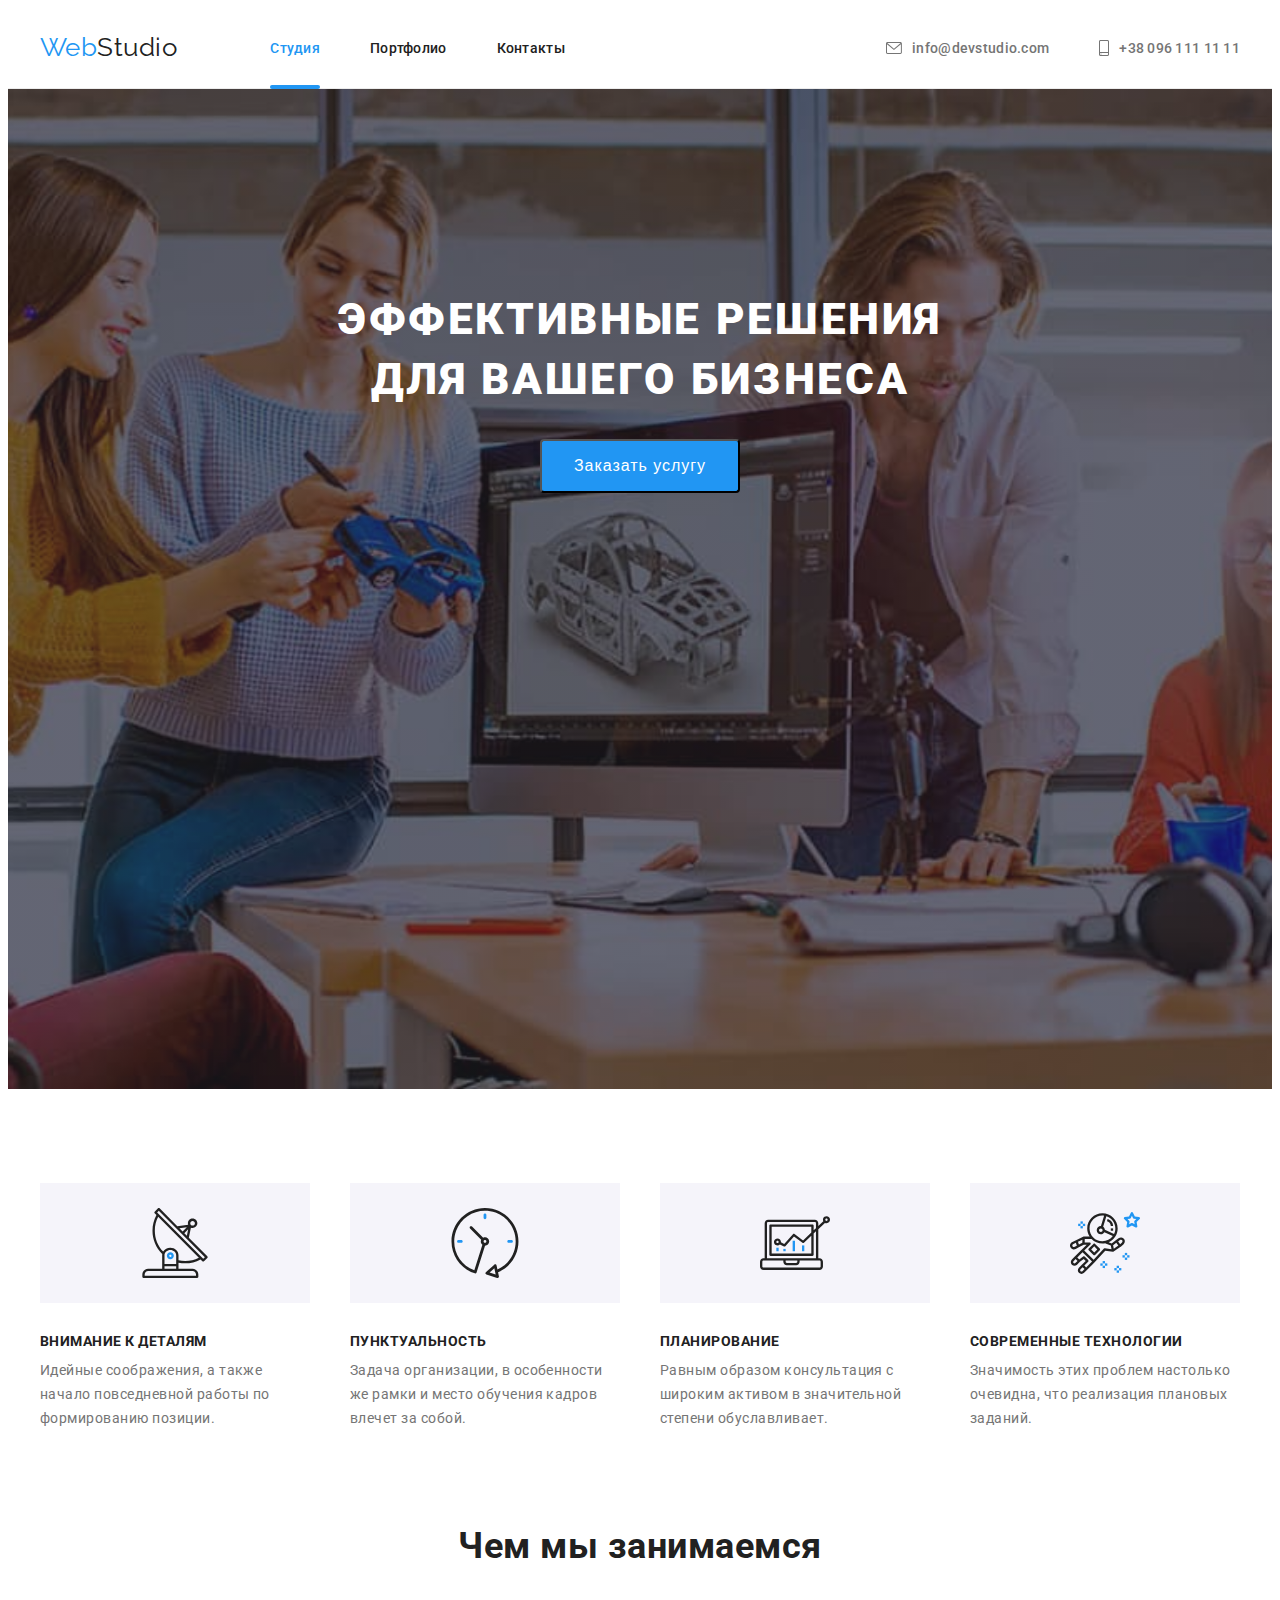
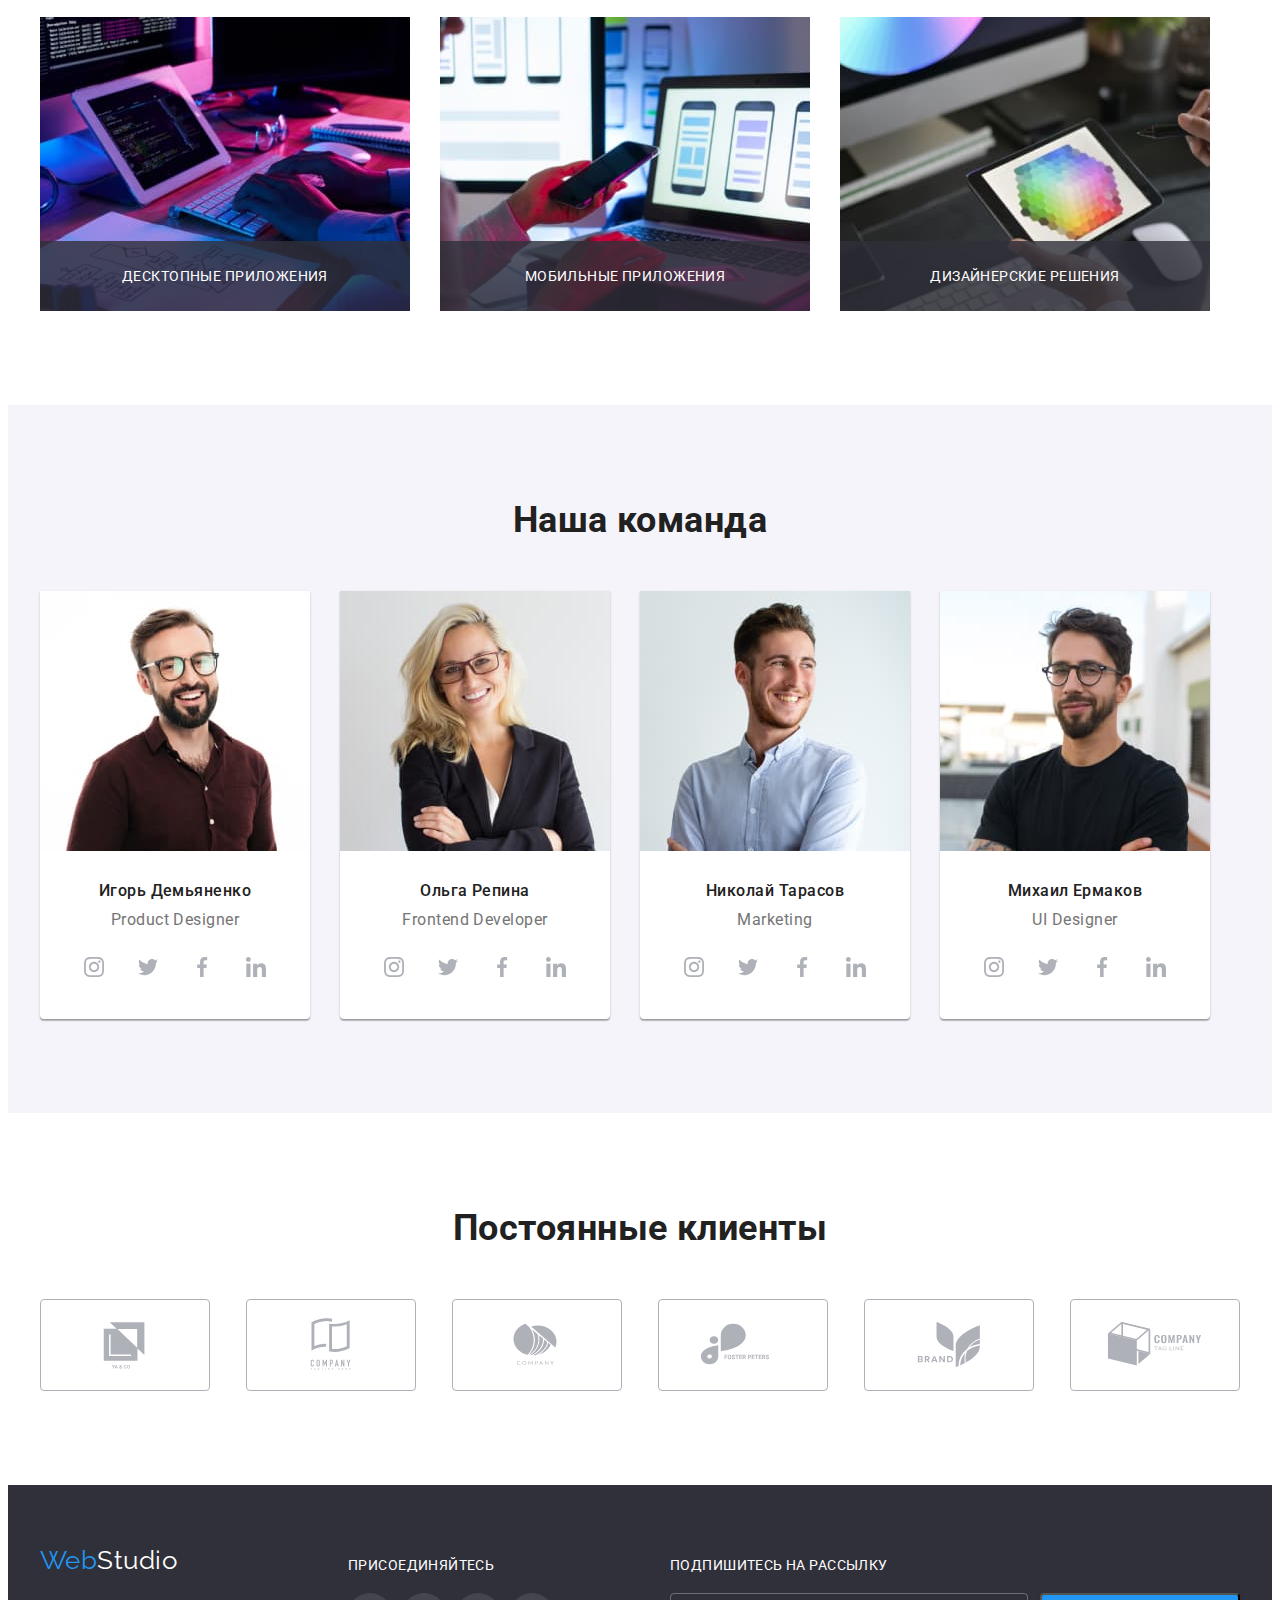
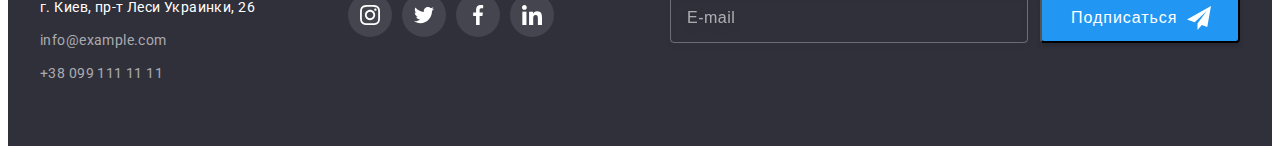
<file: index.html>
<!DOCTYPE html>
<html lang="ru">
<head>
    <meta charset="UTF-8">
    <meta http-equiv="X-UA-Compatible" content="IE=edge">
    <meta name="viewport" content="width=device-width, initial-scale=1.0">
    <title>Document</title>
    <link rel="stylesheet" href="https://cdnjs.cloudflare.com/ajax/libs/modern-normalize/1.1.0/modern-normalize.min.css"
        integrity="sha512-wpPYUAdjBVSE4KJnH1VR1HeZfpl1ub8YT/NKx4PuQ5NmX2tKuGu6U/JRp5y+Y8XG2tV+wKQpNHVUX03MfMFn9Q=="
        crossorigin="anonymous" referrerpolicy="no-referrer" />
    <link rel="stylesheet" href="./css/main.css">
    <link rel="preconnect" href="https://fonts.googleapis.com">
    <link rel="preconnect" href="https://fonts.gstatic.com" crossorigin>
</head>
<body class="page">
    <header class="header">
        <div class="container container--header">
            <nav class="site-nav">
                <a href="/" class="logo-link">
                    Web<span class="logo">Studio</span>
                </a>
                <ul class="site-nav__list list">
                    <li class="site-nav__item site-nav__item--current"><a href="" class="site-nav__link">Студия</a></li>
                    <li class="site-nav__item"><a href="./portfolio.html" class="site-nav__link">Портфолио</a></li>
                    <li class="site-nav__item"><a href="" class="site-nav__link">Контакты</a></li>
                </ul>
            </nav>
            <div class="header__connect-wrap">
                <ul class="site-nav__connect-list list">
                    <li class="site-nav__connect-item"><a href="mailto:info@devstudio.com" class="site-nav__link">
                            <svg class="site-nav__icon" width="16" height="12">
                                <use href="./images/icons.svg#icon-envelope"></use>
                            </svg>
                            info@devstudio.com</a></li>
                    <li class="site-nav__connect-item"><a href="tel:+380961111111" class="site-nav__link">
                            <svg class="site-nav__icon" width="10" height="16">
                                <use href="./images/icons.svg#icon-smartphone"></use>
                            </svg>
                            +38 096 111 11 11</a></li>
                </ul>
            </div>
        </div>
    </header>
    <main>
        <section class="section section--style">
            <div class="container">
            <h1 class="section-hero__title">ЭФФЕКТИВНЫЕ РЕШЕНИЯ <br/> ДЛЯ ВАШЕГО БИЗНЕСА</h1>
            <button type="button" class="section-hero__button" data-modal-open>Заказать услугу</button>
            </div>
        </section>
        <section class="section section--padding">
            <div class="container">
            <ul class="features list">
                <li class="features__item">
                    <div class="features__icon-container">
                    <svg class="features__icon" width="70" height="70">
                        <use href="./images/icons.svg#icon-antenna-1"></use>
                    </svg>
                    </div>
                    <h2 class="section__title section__title--features">Внимание к деталям</h2>
                    <p class="features__text">Идейные соображения, а также <br/> начало повседневной работы по <br/> формированию позиции.</p>
                </li>
                <li class="features__item">
                    <div class="features__icon-container">
                        <svg class="features__icon" width="70" height="70">
                            <use href="./images/icons.svg#icon-clock-1"></use>
                        </svg>
                    </div>
                    <h2 class="section__title section__title--features">Пунктуальность</h2>
                    <p class="features__text">Задача организации, в особенности <br/> же рамки и место обучения кадров <br/> влечет за собой.</p>
                </li>
                <li class="features__item">
                    <div class="features__icon-container">
                        <svg class="features__icon" width="70" height="70">
                            <use href="./images/icons.svg#icon-diagram-1"></use>
                        </svg>
                    </div>
                    <h2 class="section__title section__title--features">Планирование</h2>
                    <p class="features__text">Равным образом консультация с <br/> широким активом в значительной <br/> степени обуславливает.</p>
                </li>
                <li class="features__item">
                    <div class="features__icon-container">
                        <svg class="features__icon" width="70" height="70">
                            <use href="./images/icons.svg#icon-astronaut-1"></use>
                        </svg>
                    </div>
                    <h2 class="section__title section__title--features">Современные технологии</h2>
                    <p class="features__text">Значимость этих проблем настолько <br/> очевидна, что реализация плановых <br/> заданий.</p>
                </li>
            </ul>
            </div>
        </section>
        <section class="section">
            <div class="container">
            <h2 class="section__title">Чем мы занимаемся</h2>
            <ul class="about list">
                <li class="about__item"><img src="./images/img-1.jpg" alt="человек печатает на клавиатуре" width="370">
                <p class="about__top-text">Десктопные приложения</p>
                </li>
                <li class="about__item"><img src="./images/img-2.jpg" alt="человек за ноутбуком держит в руке смартфон" width="370">
                <p class="about__top-text">Мобильные приложения</p>
                </li>
                <li class="about__item"><img src="./images/img-3.jpg" alt="человек работает на планшете" width="370">
                <p class="about__top-text">Дизайнерские решения</p>
                </li>
            </ul>
            </div>
        </section>
        <section class="section section--background">
            <div class="container">
            <h2 class="section__title">Наша команда</h2>
            <ul class="team list">
                <li class="team__item">
                    <img class="team__img" src="./images/img-team-1.jpg" alt="мужчина с бородой и в очках улыбается" width="270">
                    <div class="team__wrap">
                    <h3 class="team__title">Игорь Демьяненко</h3>
                    <p class="team__text" lang="en">Product Designer</p>
                    <ul class="socials list">
                        <li class="socials__item">
                            <a href="" class="socials__link">
                                <svg class="socials__icon" width="20" height="20">
                                    <use href="./images/icons.svg#icon-instagram-2"></use>
                                </svg>
                            </a>
                        </li>
                        <li class="socials__item">
                            <a href="" class="socials__link">
                                <svg class="socials__icon" width="20" height="20">
                                    <use href="./images/icons.svg#icon-twitter-1"></use>
                                </svg>
                            </a>
                        </li>
                        <li class="socials__item">
                            <a href="" class="socials__link">
                                <svg class="socials__icon" width="20" height="20">
                                    <use href="./images/icons.svg#icon-facebook-1"></use>
                                </svg>
                            </a>
                        </li>
                        <li class="socials__item">
                            <a href="" class="socials__link">
                                <svg class="socials__icon" width="20" height="20">
                                    <use href="./images/icons.svg#icon-linkedin-1"></use>
                                </svg>
                            </a>
                        </li>
                    </ul>
                    </div>
                </li>
                <li class="team__item">
                    <img class="team__img" src="./images/img-team-2.jpg" alt="девушка блондинка в очках улыбается" width="270">
                    <div class="team__wrap">
                    <h3 class="team__title">Ольга Репина</h3>
                    <p class="team__text" lang="en">Frontend Developer</p>
                    <ul class="socials list">
                        <li class="socials__item">
                            <a href="" class="socials__link">
                                <svg class="socials__icon" width="20" height="20">
                                    <use href="./images/icons.svg#icon-instagram-2"></use>
                                </svg>
                            </a>
                        </li>
                        <li class="socials__item">
                            <a href="" class="socials__link">
                                <svg class="socials__icon" width="20" height="20">
                                    <use href="./images/icons.svg#icon-twitter-1"></use>
                                </svg>
                            </a>
                        </li>
                        <li class="socials__item">
                            <a href="" class="socials__link">
                                <svg class="socials__icon" width="20" height="20">
                                    <use href="./images/icons.svg#icon-facebook-1"></use>
                                </svg>
                            </a>
                        </li>
                        <li class="socials__item">
                            <a href="" class="socials__link">
                                <svg class="socials__icon" width="20" height="20">
                                    <use href="./images/icons.svg#icon-linkedin-1"></use>
                                </svg>
                            </a>
                        </li>
                    </ul>
                    </div>
                </li>
                <li class="team__item">
                    <img class="team__img" src="./images/img-team-3.jpg" alt="мужчина улыбается" width="270">
                    <div class="team__wrap">
                    <h3 class="team__title">Николай Тарасов</h3>
                    <p class="team__text" lang="en">Marketing</p>
                    <ul class="socials list">
                        <li class="socials__item">
                            <a href="" class="socials__link">
                                <svg class="socials__icon" width="20" height="20">
                                    <use href="./images/icons.svg#icon-instagram-2"></use>
                                </svg>
                            </a>
                        </li>
                        <li class="socials__item">
                            <a href="" class="socials__link">
                                <svg class="socials__icon" width="20" height="20">
                                    <use href="./images/icons.svg#icon-twitter-1"></use>
                                </svg>
                            </a>
                        </li>
                        <li class="socials__item">
                            <a href="" class="socials__link">
                                <svg class="socials__icon" width="20" height="20">
                                    <use href="./images/icons.svg#icon-facebook-1"></use>
                                </svg>
                            </a>
                        </li>
                        <li class="socials__item">
                            <a href="" class="socials__link">
                                <svg class="socials__icon" width="20" height="20">
                                    <use href="./images/icons.svg#icon-linkedin-1"></use>
                                </svg>
                            </a>
                        </li>
                    </ul>
                </div>
                </li>
                <li class="team__item">
                    <img class="team__img" src="./images/img-team-4.jpg" alt="мужчина с бородой и в очках улыбается" width="270">
                    <div class="team__wrap">
                    <h3 class="team__title">Михаил Ермаков</h3>
                    <p class="team__text" lang="en">UI Designer</p>
                    <ul class="socials list">
                        <li class="socials__item">
                            <a href="" class="socials__link">
                                <svg class="socials__icon" width="20" height="20">
                                    <use href="./images/icons.svg#icon-instagram-2"></use>
                                </svg>
                            </a>
                        </li>
                        <li class="socials__item">
                            <a href="" class="socials__link">
                                <svg class="socials__icon" width="20" height="20">
                                    <use href="./images/icons.svg#icon-twitter-1"></use>
                                </svg>
                            </a>
                        </li>
                        <li class="socials__item">
                            <a href="" class="socials__link">
                                <svg class="socials__icon" width="20" height="20">
                                    <use href="./images/icons.svg#icon-facebook-1"></use>
                                </svg>
                            </a>
                        </li>
                        <li class="socials__item">
                            <a href="" class="socials__link">
                                <svg class="socials__icon" width="20" height="20">
                                    <use href="./images/icons.svg#icon-linkedin-1"></use>
                                </svg>
                            </a>
                        </li>
                    </ul>
                    </div>
                </li>
            </ul>
            </div>
        </section>
        <section class="section">
            <div class="container">
            <h2 class="section__title">Постоянные клиенты</h2>
            <ul class="clients list">
                <li class="clients__item">
                    <a href="" class="clients__link">
                    <svg class="clients__icon" width="106" height="60">
                        <use href="images/icons.svg#icon-Logo"></use>
                    </svg>
                    </a>
                </li>
                <li class="clients__item">
                    <a href="" class="clients__link">
                    <svg class="clients__icon" width="106" height="60">
                        <use href="images/icons.svg#icon-Logo2"></use>
                    </svg>
                    </a>
                </li>
                <li class="clients__item">
                    <a href="" class="clients__link">
                    <svg class="clients__icon" width="106" height="60">
                        <use href="images/icons.svg#icon-Logo3"></use>
                    </svg>
                    </a>
                </li>
                <li class="clients__item">
                    <a href="" class="clients__link">
                    <svg class="clients__icon" width="106" height="60">
                        <use href="images/icons.svg#icon-Logo4"></use>
                    </svg>
                    </a>
                </li>
                <li class="clients__item">
                    <a href="" class="clients__link">
                    <svg class="clients__icon" width="106" height="60">
                        <use href="images/icons.svg#icon-Logo5"></use>
                    </svg>
                    </a>
                </li>
                <li class="clients__item">
                    <a href="" class="clients__link">
                    <svg class="clients__icon" width="106" height="60">
                        <use href="images/icons.svg#icon-Logo6"></use>
                    </svg>
                    </a>
                </li>
            </ul>
            </div>
        </section>
    </main>
    <footer class="footer">
        <div class="container container--position">
            <div class="footer__nav-wrap">
            <a href="/" class="logo-link logo-link--margin">
             Web<span class="logo footer__logo">Studio</span>
            </a>
            <address class="footer__nav">
            <ul class="connect list">
                <li class="connect__item">
                    <a class="connect__link connect__link--address" href="https://goo.gl/maps/2gkyWeUbLo5GTh3J6">г. Киев, пр-т Леси Украинки, 26</a>
                </li>
                <li class="connect__item">
                    <a href="maito:info@example.com" class="connect__link">info@example.com</a>
                </li>
                <li class="connect__item">
                    <a href="tel:+380991111111" class="connect__link">+38 099 111 11 11</a>
                </li>
            </ul>
            </address>
            </div>
            <div class="footer__join-wrap">
            <div class="footer__join-section">
                <p class="footer__join-title">присоединяйтесь</p>
                <ul class="socials list">
                    <li class="socials__item">
                        <a href="" class="socials__link socials__link--color">
                        <svg class="socials__icon socials__icon--fill" width="20" height="20">
                            <use href="./images/icons.svg#icon-instagram-2"></use>
                        </svg>
                        </a>
                    </li>
                    <li class="socials__item">
                        <a href="" class="socials__link socials__link--color">
                        <svg class="socials__icon socials__icon--fill" width="20" height="20">
                            <use href="./images/icons.svg#icon-twitter-1"></use>
                        </svg>
                        </a>
                    </li>
                    <li class="socials__item">
                        <a href="" class="socials__link socials__link--color">
                        <svg class="socials__icon socials__icon--fill" width="20" height="20">
                            <use href="./images/icons.svg#icon-facebook-1"></use>
                        </svg>
                        </a>
                    </li>
                    <li class="socials__item">
                        <a href="" class="socials__link socials__link--color">
                        <svg class="socials__icon socials__icon--fill" width="20" height="20">
                            <use href="./images/icons.svg#icon-linkedin-1"></use>
                        </svg>
                        </a>
                    </li>
                </ul>
            </div>
            </div> 
            <div class="footer__subscribe-wrap">
                <form class="footer__subscribe-form">
                <div class="footer__subscribe-container">
                    <div class="subscribe">
                    <label for="footer-user-mail" class="subscribe__label" >Подпишитесь на рассылку</label>
                    <input type="email" name="footer-user-mail" id="footer-user-mail" class="subscribe__input" placeholder="E-mail">
                    </div>
                    <div class="subscrube__button-wrap">
                    <button type="submit" class="subscribe__button">Подписаться
                        <span>
                            <svg class="button-icon" width="24" height="24">
                                <use href="./images/icons.svg#icon-icon-send"></use>
                            </svg>
                        </span>
                    </button>
                    </div>
                </div>
                </form>
            </div>
        </div>
    </footer>
    <div class="backdrop is-hidden" data-modal>
        <div class="modal">
            <button type="button" class="modal-close-btn" data-modal-close>
                <svg width="18" height="18">
                    <use href="./images/icons.svg#icon-close-black-18dp-2-1"></use>
                </svg>
            </button>
            <p class="modal-title">Оставьте свои данные, мы вам перезвоним</p>
            <form class="modal-form">
                <div class="form-field">
                    <label for="user-name">Имя</label>
                    <div class="modal-input-wrap">
                        <input type="text" name="user-name" id="user-name" class="modal-input">
                        <svg class="modal-icon" width="18" height="18">
                            <use href="./images/icons.svg#icon-person-black-18dp-1-1"></use>
                        </svg>
                    </div>
                </div>
                <div class="form-field">
                    <label for="user-tel">Телефон</label>
                    <div class="modal-input-wrap">
                        <input type="tel" name="user-tel" id="user-tel" class="modal-input">
                        <svg class="modal-icon" width="18" height="18">
                            <use href="./images/icons.svg#icon-phone-black-18dp-1"></use>
                        </svg>
                    </div>
                </div>
                <div class="form-field">
                    <label for="user-mail">Почта</label>
                    <div class="modal-input-wrap">
                        <input type="email" name="user-mail" id="user-mail" class="modal-input">
                        <svg class="modal-icon" width="18" height="18">
                            <use href="./images/icons.svg#icon-email-black-18dp-1"></use>
                        </svg>
                    </div>
                </div>
                <div class="form-field">
                <label for="comment">Комментарий</label>
                <textarea name="comment" id="comment" placeholder="Введите текст" class="modal-text"></textarea>
                </div>
                <div class="form-field-check">
                <input 
                    type="checkbox"
                    name="modal-check"
                    id="modal-check"
                    class="modal-check visually-hidden">
                <label for="modal-check" class="modal-check-text">
                    <span>
                    <svg class="modal-check-icon" width="16" height="15">
                        <use href="./images/icons.svg#icon-Vector"></use>
                    </svg>
                    </span>
                Соглашаюсь с рассылкой и принимаю <a href="" class="modal-check-link"> Условия договора</a>
                </label>
                </div>
                <div class="modal-button-wrap">
                <button type="submit" class="modal-button">Отправить</button>
                </div>
            </form>
        </div>
    </div>
    <script>
        (() => {
                const refs = {
                    openModalBtn: document.querySelector("[data-modal-open]"),
                    closeModalBtn: document.querySelector("[data-modal-close]"),
                    modal: document.querySelector("[data-modal]"),
                };

                refs.openModalBtn.addEventListener("click", toggleModal);
                refs.closeModalBtn.addEventListener("click", toggleModal);

                function toggleModal() {
                    refs.modal.classList.toggle("is-hidden");
                }
            })();
    </script>
</body>
</html>
</file>
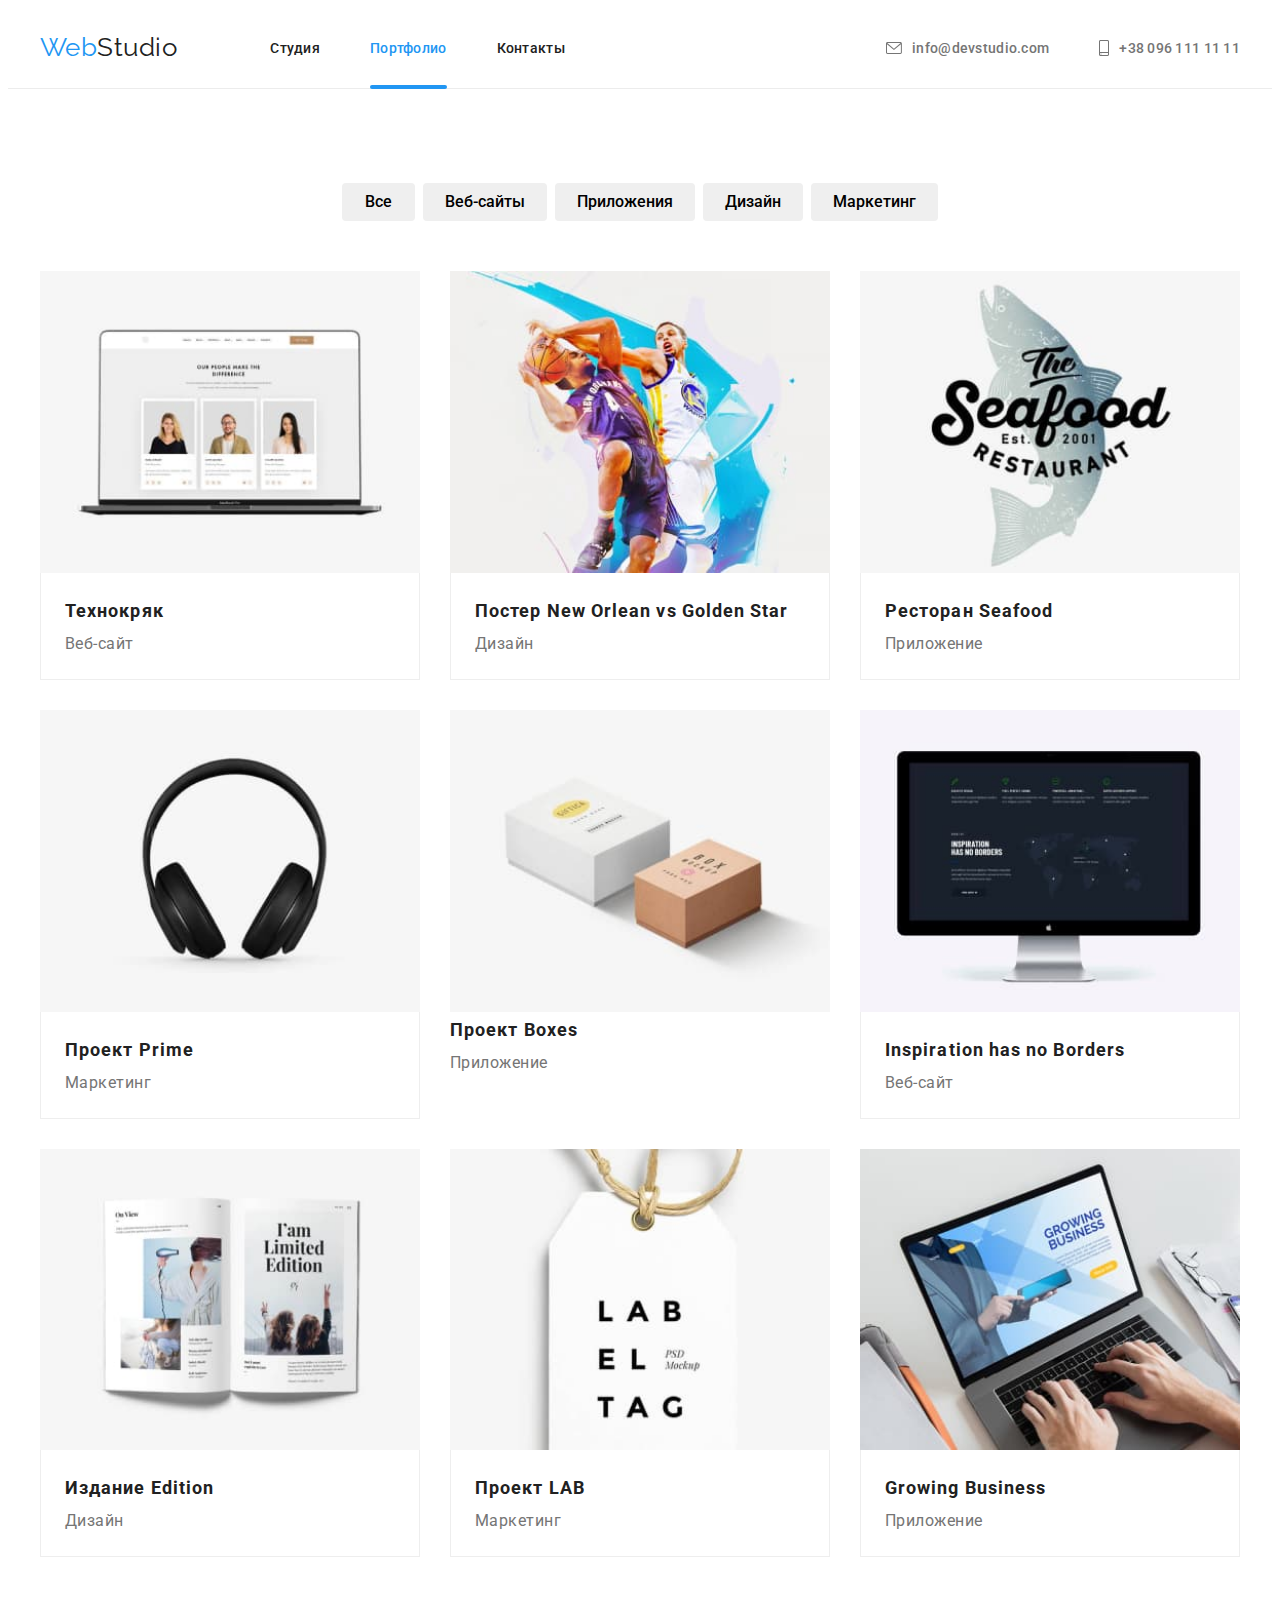
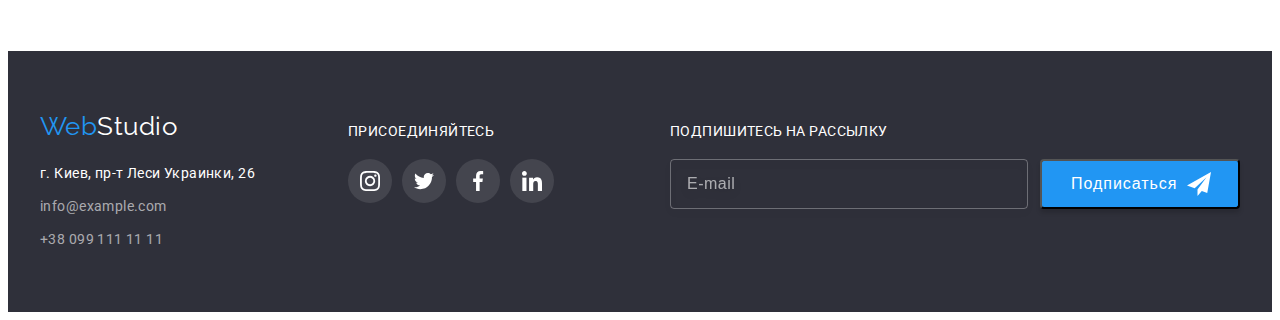
<file: portfolio.html>
<!DOCTYPE html>
<html lang="en">
<head>
    <meta charset="UTF-8">
    <meta http-equiv="X-UA-Compatible" content="IE=edge">
    <meta name="viewport" content="width=device-width, initial-scale=1.0">
    <title>Document</title>
    <link rel="stylesheet" href="https://cdnjs.cloudflare.com/ajax/libs/modern-normalize/1.1.0/modern-normalize.min.css"
        integrity="sha512-wpPYUAdjBVSE4KJnH1VR1HeZfpl1ub8YT/NKx4PuQ5NmX2tKuGu6U/JRp5y+Y8XG2tV+wKQpNHVUX03MfMFn9Q=="
        crossorigin="anonymous" referrerpolicy="no-referrer" />
    <link rel="stylesheet" href="./css/main.css">
    <link rel="preconnect" href="https://fonts.googleapis.com">
    <link rel="preconnect" href="https://fonts.gstatic.com" crossorigin>
</head>
<body class="page">
    <header class="header">
        <div class="container container--header">
        <nav class="site-nav">
            <a href="/" class="logo-link">
            Web<span class="logo">Studio</span>
            </a>
            <ul class="site-nav__list list">
                <li class="site-nav__item"><a href="./index.html" class="site-nav__link">Студия</a></li>
                <li class="site-nav__item site-nav__item--current"><a href="" class="site-nav__link">Портфолио</a></li>
                <li class="site-nav__item"><a href="" class="site-nav__link">Контакты</a></li>
            </ul>
        </nav>
        <div class="header__connect-wrap">
        <ul class="site-nav__connect-list list">
            <li class="site-nav__connect-item"><a href="mailto:info@devstudio.com" class="site-nav__link">
                <svg class="site-nav__icon" width="16" height="12">
                    <use href="./images/icons.svg#icon-envelope"></use>
                </svg>
                info@devstudio.com</a></li>
            <li class="site-nav__connect-item"><a href="tel:+380961111111" class="site-nav__link">
                <svg class="site-nav__icon" width="10" height="16">
                    <use href="./images/icons.svg#icon-smartphone"></use>
                </svg>
                +38 096 111 11 11</a></li>
        </ul>
        </div>
        </div>
    </header>
    <main>
        <section class="section">
            <h1 style="display: none;">Проекты</h1>
            <div class="container">
            <ul class="portfolio-filter list">
                <li class="portfolio-filter__item">
                    <button class="portfolio-filter__button primary-botton" type="button">Все</button>
                </li>
                <li class="portfolio-filter__item">
                    <button class="portfolio-filter__button" type="button">Веб&#8209;сайты</button>
                </li>
                <li class="portfolio-filter__item">    
                    <button class="portfolio-filter__button" type="button">Приложения</button>
                </li>
                <li class="portfolio-filter__item">    
                    <button class="portfolio-filter__button" type="button">Дизайн</button>
                </li>
                <li class="portfolio-filter__item">   
                    <button class="portfolio-filter__button" type="button">Маркетинг</button>
                </li>
            </ul>
            <ul class="portfolio list">
                <li class="portfolio__item">
                    <a href="" class="portfolio__link">
                    <div class="portfolio__wrap">
                    <img src="./images/img-work-1.jpg" alt="наша команда" width="370">
                    <p class="portfolio__top-text">
                        Технокряк это современная площадка распространения коронавируса. Компании используют эту платформу для цифрового
                        шпионажа и атак на защищённые сервера конкурентов.
                    </p>
                    </div>
                    <div class="portfolio__box">
                        <h2 class="portfolio__box-title">Технокряк</h2>
                        <p class="portfolio__box-text">Веб-сайт</p>
                    </div>
                    </a>
                </li>
                <li class="portfolio__item">
                    <a href="" class="portfolio__link">
                    <div class="portfolio__wrap">
                    <img src="./images/img-work-2.jpg" alt="спортсмены играют в баскетбол" width="370">
                    <p class="portfolio__top-text">
                        Технокряк это современная площадка распространения коронавируса. Компании используют эту платформу для цифрового
                        шпионажа и атак на защищённые сервера конкурентов.
                    </p>
                    </div>
                    <div class="portfolio__box">
                        <h2 class="portfolio__box-title">Постер <span lang="en">New Orlean vs Golden Star</span></h2>
                        <p class="portfolio__box-text">Дизайн</p>
                    </div>
                    </a>
                </li>
                <li class="portfolio__item">
                    <a href="" class="portfolio__link">
                    <div class="portfolio__wrap">
                    <img src="./images/img-work-3.jpg" alt="эмблема ресторана - рыба" width="370">
                    <p class="portfolio__top-text">
                        Технокряк это современная площадка распространения коронавируса. Компании используют эту платформу для цифрового
                        шпионажа и атак на защищённые сервера конкурентов.
                    </p>
                    </div>
                    <div class="portfolio__box">
                        <h2 class="portfolio__box-title">Ресторан <span lang="en">Seafood</span></h2>
                        <p class="portfolio__box-text">Приложение</p>
                    </div>
                    </a>
                </li>
                <li class="portfolio__item">
                    <a href="" class="portfolio__link">
                    <div class="portfolio__wrap">
                    <img src="./images/img-work-4.jpg" alt="наушники" width="370">
                    <p class="portfolio__top-text">
                        Технокряк это современная площадка распространения коронавируса. Компании используют эту платформу для цифрового
                        шпионажа и атак на защищённые сервера конкурентов.
                    </p>
                    </div>
                    <div class="portfolio__box">
                        <h2 class="portfolio__box-title">Проект <span lang="en">Prime</span></h2>
                        <p class="portfolio__box-text">Маркетинг</p>
                    </div>
                    </a>
                </li>
                <li class="portfolio__item">
                    <a href="" class="portfolio__link">
                    <div class="portfolio__wrap">
                    <img src="./images/img-work-5.jpg" alt="коробки" width="370">
                    <p class="portfolio__top-text">
                        Технокряк это современная площадка распространения коронавируса. Компании используют эту платформу для цифрового
                        шпионажа и атак на защищённые сервера конкурентов.
                    </p>
                    </div>
                    <div class="potrfolio__box">
                        <h2 class="portfolio__box-title">Проект <span lang="en">Boxes</span></h2>
                        <p class="portfolio__box-text">Приложение</p>
                    </div>
                    </a>
                </li>
                <li class="portfolio__item">
                    <a href="" class="portfolio__link">
                    <div class="portfolio__wrap">
                    <img src="./images/img-work-6.jpg" alt="компьютер" width="370">
                    <p class="portfolio__top-text">
                        Технокряк это современная площадка распространения коронавируса. Компании используют эту платформу для цифрового
                        шпионажа и атак на защищённые сервера конкурентов.
                    </p>
                    </div>
                    <div class="portfolio__box">
                        <h2 class="portfolio__box-title" lang="en">Inspiration has no Borders</h2>
                        <p class="portfolio__box-text">Веб-сайт</p>
                    </div>
                    </a>
                </li>
                <li class="portfolio__item">
                    <a href="" class="portfolio__link">
                    <div class="portfolio__wrap">
                    <img src="./images/img-work-7.jpg" alt="журнал" width="370">
                    <p class="portfolio__top-text">
                        Технокряк это современная площадка распространения коронавируса. Компании используют эту платформу для цифрового
                        шпионажа и атак на защищённые сервера конкурентов.
                    </p>
                    </div>
                    <div class="portfolio__box">
                        <h2 class="portfolio__box-title">Издание <span lang="en">Edition</span></h2>
                        <p class="portfolio__box-text">Дизайн</p>
                    </div>
                    </a>
                </li>
                <li class="portfolio__item">
                    <a href="" class="portfolio__link">
                    <div class="portfolio__wrap">
                    <img src="./images/img-work-8.jpg" alt="бирка" width="370">
                    <p class="portfolio__top-text">
                        Технокряк это современная площадка распространения коронавируса. Компании используют эту платформу для цифрового
                        шпионажа и атак на защищённые сервера конкурентов.
                    </p>
                    </div>
                    <div class="portfolio__box">
                        <h2 class="portfolio__box-title">Проект <span lang="en">LAB</span></h2>
                        <p class="portfolio__box-text">Маркетинг</p>
                    </div>
                    </a>
                </li>
                <li class="portfolio__item">
                    <a href="" class="portfolio__link">
                    <div class="portfolio__wrap">
                    <img src="./images/img-work-9.jpg" alt="ноутбук" width="370">
                    <p class="portfolio__top-text">
                        Технокряк это современная площадка распространения коронавируса. Компании используют эту платформу для цифрового
                        шпионажа и атак на защищённые сервера конкурентов.
                    </p>
                    </div>
                    <div class="portfolio__box">
                        <h2 class="portfolio__box-title" lang="en">Growing Business</h2>
                        <p class="portfolio__box-text">Приложение</p>
                    </div>
                    </a>
                </li>
            </ul>
            </div>
        </section>
    </main>
    <footer class="footer">
        <div class="container container--position">
            <div class="footer__nav-wrap">
                <a href="/" class="logo-link logo-link--margin">
                    Web<span class="logo footer__logo">Studio</span>
                </a>
                <address class="footer__nav">
                    <ul class="connect list">
                        <li class="connect__item">
                            <a class="connect__link connect__link--address" href="https://goo.gl/maps/2gkyWeUbLo5GTh3J6">г.
                                Киев, пр-т Леси Украинки, 26</a>
                        </li>
                        <li class="connect__item">
                            <a href="maito:info@example.com" class="connect__link">info@example.com</a>
                        </li>
                        <li class="connect__item">
                            <a href="tel:+380991111111" class="connect__link">+38 099 111 11 11</a>
                        </li>
                    </ul>
                </address>
            </div>
            <div class="footer__join-wrap">
                <div class="footer__join-section">
                    <p class="footer__join-title">присоединяйтесь</p>
                    <ul class="socials list">
                        <li class="socials__item">
                            <a href="" class="socials__link socials__link--color">
                                <svg class="socials__icon socials__icon--fill" width="20" height="20">
                                    <use href="./images/icons.svg#icon-instagram-2"></use>
                                </svg>
                            </a>
                        </li>
                        <li class="socials__item">
                            <a href="" class="socials__link socials__link--color">
                                <svg class="socials__icon socials__icon--fill" width="20" height="20">
                                    <use href="./images/icons.svg#icon-twitter-1"></use>
                                </svg>
                            </a>
                        </li>
                        <li class="socials__item">
                            <a href="" class="socials__link socials__link--color">
                                <svg class="socials__icon socials__icon--fill" width="20" height="20">
                                    <use href="./images/icons.svg#icon-facebook-1"></use>
                                </svg>
                            </a>
                        </li>
                        <li class="socials__item">
                            <a href="" class="socials__link socials__link--color">
                                <svg class="socials__icon socials__icon--fill" width="20" height="20">
                                    <use href="./images/icons.svg#icon-linkedin-1"></use>
                                </svg>
                            </a>
                        </li>
                    </ul>
                </div>
            </div>
            <div class="footer__subscribe-wrap">
                <form class="footer__subscribe-form">
                    <div class="footer__subscribe-container">
                        <div class="subscribe">
                            <label for="footer-user-mail" class="subscribe__label">Подпишитесь на рассылку</label>
                            <input type="email" name="footer-user-mail" id="footer-user-mail" class="subscribe__input"
                                placeholder="E-mail">
                        </div>
                        <div class="subscrube__button-wrap">
                            <button type="submit" class="subscribe__button">Подписаться
                                <span>
                                    <svg class="button-icon" width="24" height="24">
                                        <use href="./images/icons.svg#icon-icon-send"></use>
                                    </svg>
                                </span>
                            </button>
                        </div>
                    </div>
                </form>
            </div>
        </div>
    </footer>
</body>
</html>
</file>
<file: css/main.css>
@import url(https://fonts.googleapis.com/css2?family=Raleway:wght@700&family=Roboto:wght@400;500;700;900&display=swap);
:root {
  --first-text-color: #212121;
  --first-background-color: #ffffff;
  --second-background-color: #2f303a;
  --secondary-text-color: #757575;
  --accent-color: #2196f3;
}

.visually-hidden {
  position: absolute;
  width: 1px;
  height: 1px;
  margin: -1px;
  border: 0;
  padding: 0;
  clip: rect(0 0 0 0);
  overflow: hidden;
}

p,
h1,
h2,
h3,
h4,
h5,
h6 {
  margin: 0;
}

ul {
  margin: 0;
  padding: 0;
}

img {
  display: block;
  width: 100%;
  height: auto;
}

button {
  cursor: pointer;
}

body {
  background-color: var(--first-background-color);
  color: var(--first-text-color);
  font-family: Roboto, sans-serif;
  letter-spacing: 0.03em;
}

.list {
  list-style: none;
}

.container {
  width: 1200px;
  padding-left: 15px;
  padding-right: 15px;
  margin: 0 auto;
}

.section__title {
  font-size: 36px;
  line-height: calc(42 / 36);
  text-align: center;
  margin-bottom: 50px;
}

.backdrop {
  width: 100vw;
  height: 100vh;
  background-color: rgba(0, 0, 0, 0.2);
  position: fixed;
  top: 0;
  transition: opacity 250ms, visibility 250ms;
}

.modal {
  width: 528px;
  min-height: 581px;
  background-color: var(--first-background-color);
  box-shadow: 0px 1px 3px rgba(0, 0, 0, 0.12), 0px 1px 1px rgba(0, 0, 0, 0.14), 0px 2px 1px rgba(0, 0, 0, 0.2);
  border-radius: 4px;
  position: absolute;
  top: 50%;
  left: 50%;
  transform: translate(-50%, -50%);
  padding: 40px;
}

.modal-close-btn {
  width: 30px;
  height: 30px;
  border-radius: 50%;
  border: 1px solid rgba(0, 0, 0, 0.1);
  background-color: var(--first-background-color);
  position: absolute;
  top: 10px;
  right: 10px;
  display: flex;
  align-items: center;
}

.modal-close-btn svg {
  transition: fill 250ms cubic-bezier(0.4, 0, 0.2, 1);
}

.modal-close-btn svg:hover,
.modal-close-btn svg:focus {
  fill: var(--accent-color);
}

.is-hidden {
  opacity: 0;
  pointer-events: none;
  visibility: hidden;
}

.modal-title {
  font-weight: bold;
  font-size: 20px;
  line-height: calc(23 / 20);
  text-align: center;
  letter-spacing: 0.03em;
  color: #212121;
  text-align: center;
  margin-bottom: 12px;
}

.form-field {
  display: flex;
  flex-direction: column;
  margin-bottom: 10px;
}

.form-field input {
  margin-bottom: 0;
}

.form-field:nth-child(4) {
  margin-bottom: 20px;
}

.modal-input {
  width: 100%;
  height: 40px;
  border: 1px solid rgba(33, 33, 33, 0.2);
  border-radius: 4px;
  padding-left: 42px;
  transition: border-color 250ms cubic-bezier(0.4, 0, 0.2, 1);
}

.modal-input:focus {
  border-color: var(--accent-color);
  outline: rgba(19, 19, 19, 0.2);
}

.modal-input-wrap {
  position: relative;
}

.modal-icon {
  position: absolute;
  left: 15px;
  top: 50%;
  transform: translateY(-50%);
  transition: fill 250ms cubic-bezier(0.4, 0, 0.2, 1);
}

.modal-input:focus + .modal-icon {
  fill: var(--accent-color);
}

.form-field label {
  font-size: 12px;
  line-height: calc(14 / 12);
  letter-spacing: 0.01em;
  color: #757575;
}

.form-field label:not(:last-child) {
  margin-bottom: 4px;
}

.modal-text {
  width: 100%;
  min-height: 120px;
  resize: none;
  border: 1px solid rgba(33, 33, 33, 0.2);
  box-sizing: border-box;
  border-radius: 4px;
  padding: 12px 16px;
  transition: border-color 250ms cubic-bezier(0.4, 0, 0.2, 1);
}

.form-field .modal-text:focus {
  border-color: var(--accent-color);
  outline: rgba(88, 185, 223, 0.2);
}

.modal-text::placeholder {
  font-size: 12px;
  line-height: calc(14 / 12);
  letter-spacing: 0.01em;
  color: rgba(113, 156, 221, 0.5);
}

.form-field-check {
  font-size: 14px;
  line-height: 1.71;
  letter-spacing: 0.03em;
  color: #757575;
}

.modal-check-text {
  font-size: 14px;
  line-height: 1.71px;
  letter-spacing: 0.03em;
  color: #757575;
  display: flex;
  align-items: center;
  justify-content: center;
}

.modal-check-text span {
  width: 16px;
  height: 15px;
  border: 2px solid var(--first-text-color);
  border-radius: 2px;
  margin-right: 7px;
  display: flex;
  align-items: center;
  justify-content: center;
}

.modal-check-icon {
  fill: transparent;
  padding-left: 0;
}

.modal-check:checked + .modal-check-text > span {
  background-color: var(--accent-color);
  border: none;
}

.modal-check:checked + .modal-check-text svg {
  fill: var(--first-background-color);
}

.modal-check-link {
  color: var(--accent-color);
  margin-left: 3px;
}

.modal-button {
  font-size: 16px;
  line-height: 1.87;
  align-items: center;
  letter-spacing: 0.06em;
  cursor: pointer;
  color: var(--first-background-color);
  background-color: var(--accent-color);
  box-shadow: 0px 4px 4px rgba(0, 0, 0, 0.15);
  border-radius: 4px;
  padding: 10px 55px;
  transition: background-color 250ms cubic-bezier(0.4, 0, 0.2, 1);
}

.modal-button:hover, .modal-button:focus {
  background-color: #188ce8;
}

.modal-button-wrap {
  padding: 0 124px;
  margin-top: 30px;
}

.section {
  padding-top: 94px;
  padding-bottom: 94px;
}

.header {
  padding-top: 24px;
  padding-bottom: 25px;
  border-bottom: 1px solid #ececec;
}

.header .logo {
  color: var(--first-text-color);
}

.container--header {
  display: flex;
  align-items: center;
}

.site-nav {
  display: flex;
  align-items: center;
}

.header__connect-wrap {
  margin-left: auto;
}

/*.logo-link {
  font-family: Raleway;
  font-size: 26px;
  line-height: calc(31 / 26);
  color: var(--accent-color);
  text-decoration: none;
  margin-right: 93px;
}*/
.site-nav__list,
.site-nav__connect-list {
  display: flex;
}

.site-nav__list .site-nav__link,
.site-nav__connect-list .site-nav__link {
  color: inherit;
  font-weight: 500;
  font-size: 14px;
  line-height: calc(16 / 14);
  letter-spacing: 0.02em;
  text-decoration: none;
  transition: color 250ms cubic-bezier(0.4, 0, 0.2, 1);
}

.site-nav__list .site-nav__link:hover, .site-nav__list .site-nav__link:focus,
.site-nav__connect-list .site-nav__link:hover,
.site-nav__connect-list .site-nav__link:focus {
  color: var(--accent-color);
}

.site-nav__connect-list {
  /*& a:hover,
  & a:focus {
    color: var(--accent-color);
  }*/
}

.site-nav__connect-list .site-nav__link {
  color: var(--secondary-text-color);
}

.site-nav__list .site-nav__item {
  margin-right: 50px;
}

.site-nav__list .site-nav__item a:hover,
.site-nav__list .site-nav__item a:focus {
  color: var(--accent-color);
}

.site-nav__list .site-nav__item:last-child {
  margin-right: 0;
}

.site-nav__connect-item:not(:last-child) {
  margin-right: 50px;
}

.site-nav__item--current {
  color: var(--accent-color);
  position: relative;
}

.site-nav__item--current::after {
  content: '';
  width: 100%;
  height: 4px;
  border-radius: 2px;
  position: absolute;
  background-color: var(--accent-color);
  left: 0;
  bottom: -32px;
}

.site-nav__connect-item {
  color: var(--secondary-text-color);
}

.site-nav__icon {
  fill: currentColor;
  margin-right: 10px;
}

.site-nav__connect-item {
  color: var(--secondary-text-color);
}

.site-nav__connect-item .site-nav__link {
  display: flex;
  align-items: center;
  transition: color 250ms cubic-bezier(0.4, 0, 0.2, 1);
}

.site-nav__connect-item a:hover,
.site-nav__connect-item a:focus {
  color: var(--accent-color);
}

.logo-link {
  font-family: Raleway;
  font-size: 26px;
  line-height: calc(31 / 26);
  color: var(--accent-color);
  text-decoration: none;
  margin-right: 93px;
}

.section--style {
  color: var(--first-background-color);
  background-color: var(--second-background-color);
  text-align: center;
  padding-top: 200px;
  padding-bottom: 200px;
  background-image: linear-gradient(rgba(47, 48, 58, 0.4), rgba(47, 48, 58, 0.4)), url(../images/Img-bg.jpg);
  background-repeat: no-repeat;
  background-position: center;
  background-size: cover;
  flex-grow: 1;
  min-height: 600px;
  max-width: 1600px;
  margin-left: auto;
  margin-right: auto;
}

.section-hero__title {
  font-weight: 900;
  font-size: 44px;
  line-height: calc(60 / 44);
  letter-spacing: 0.06em;
  text-transform: uppercase;
  text-align: center;
  margin-bottom: 30px;
  width: 696px;
  margin-left: auto;
  margin-right: auto;
}

.section-hero__button {
  font-size: 16px;
  line-height: 1.87;
  align-items: center;
  letter-spacing: 0.06em;
  cursor: pointer;
  color: var(--first-background-color);
  background-color: var(--accent-color);
  border-radius: 4px;
  padding: 10px 32px;
  transition: color 250ms cubic-bezier(0.4, 0, 0.2, 1), background-color 250ms cubic-bezier(0.4, 0, 0.2, 1);
}

.section-hero__button:hover, .section-hero__button:focus {
  color: var(--first-background-color);
  background-color: var(--accent-color);
}

.section--padding {
  padding-bottom: 0;
}

.section__title--features {
  font-size: 14px;
  line-height: calc(16 / 14);
  text-transform: uppercase;
  margin-bottom: 10px;
  margin-top: 30px;
  text-align: start;
}

.features {
  display: flex;
  justify-content: space-between;
}

.features__text {
  font-size: 14px;
  line-height: 1.71;
  color: var(--secondary-text-color);
}

.features__icon-container {
  width: 270px;
  height: 120px;
  background-color: #f5f4fa;
  display: flex;
  align-items: center;
  justify-content: center;
}

.about {
  display: flex;
}

.about__item {
  position: relative;
}

.about__top-text {
  position: absolute;
  bottom: 0;
  left: 0;
  font-size: 14px;
  line-height: calc(16 / 14);
  text-align: center;
  letter-spacing: 0.03em;
  text-align: center;
  text-transform: uppercase;
  color: var(--first-background-color);
  background-color: rgba(47, 48, 58, 0.8);
  display: flex;
  align-items: center;
  justify-content: center;
  min-width: 370px;
  min-height: 70px;
}

.about__item:not(:last-child) {
  margin-right: 30px;
}

.section--background {
  background-color: #f5f4fa;
}

.team__wrap {
  padding-top: 30px;
  padding-bottom: 30px;
  text-align: center;
}

.team__title {
  font-weight: 500;
  font-size: 16px;
  line-height: calc(19 / 16);
  margin-bottom: 10px;
  color: var(--first-text-color);
}

.team {
  display: flex;
}

.team__item:not(:last-child) {
  margin-right: 30px;
}

.team__item {
  background-color: #ffffff;
  box-shadow: 0px 1px 3px rgba(0, 0, 0, 0.12), 0px 1px 1px rgba(0, 0, 0, 0.14), 0px 2px 1px rgba(0, 0, 0, 0.2);
  border-radius: 0px 0px 4px 4px;
}

.team__text {
  font-size: 16px;
  line-height: calc(19 / 16);
  margin-bottom: 16px;
  color: var(--secondary-text-color);
}

.socials__icon {
  fill: currentColor;
}

.clients__link {
  width: 170px;
  height: 92px;
  border: 1px solid #afb1b8;
  box-sizing: border-box;
  border-radius: 4px;
  display: flex;
  align-items: center;
  justify-content: center;
  color: #afb1b8;
  transition: color 250ms cubic-bezier(0.4, 0, 0.2, 1), border-color 250ms cubic-bezier(0.4, 0, 0.2, 1);
}

.clients__link:hover, .clients__link:focus {
  border-color: var(--accent-color);
  color: var(--accent-color);
}

.clients {
  display: flex;
  justify-content: space-between;
}

.clients__icon {
  fill: currentColor;
}

.portfolio-filter {
  display: flex;
  justify-content: center;
  margin-bottom: 50px;
}

.portfolio-filter__item:not(:last-child) {
  margin-right: 8px;
}

.portfolio-filter__button {
  font-family: inherit;
  font-weight: 500;
  font-size: 16px;
  line-height: 1.62;
  text-align: center;
  cursor: pointer;
  min-width: 73px;
  border-radius: 4px;
  padding: 6px 22px;
  display: inline-block;
  border: none;
  transition: color 250ms cubic-bezier(0.4, 0, 0.2, 1), background-color 250ms cubic-bezier(0.4, 0, 0.2, 1), box-shadow 250ms cubic-bezier(0.4, 0, 0.2, 1);
}

.portfolio-filter__button:hover, .portfolio-filter__button:focus {
  color: var(--first-background-color);
  background-color: var(--accent-color);
  box-shadow: 0px 3px 1px rgba(0, 0, 0, 0.1), 0px 1px 2px rgba(0, 0, 0, 0.08), 0px 2px 2px rgba(0, 0, 0, 0.12);
}

.portfolio {
  display: flex;
  margin-right: -30px;
  flex-wrap: wrap;
  margin-bottom: -30px;
}

.portfolio__item {
  width: calc(100% / 3 - 30px);
  margin-right: 30px;
  margin-bottom: 30px;
}

.portfolio__link {
  text-decoration: none;
  display: block;
  transition: box-shadow 250ms cubic-bezier(0.4, 0, 0.2, 1);
}

.portfolio__link:hover, .portfolio__link:focus {
  box-shadow: 0px 1px 1px rgba(0, 0, 0, 0.12), 0px 4px 4px rgba(0, 0, 0, 0.06), 1px 4px 6px rgba(0, 0, 0, 0.16);
}

.portfolio__wrap {
  position: relative;
  overflow: hidden;
}

.portfolio__top-text {
  position: absolute;
  top: 0;
  left: 0;
  font-size: 18px;
  line-height: 1.56;
  color: var(--first-background-color);
  background-color: rgba(33, 150, 243, 0.9);
  padding: 63px 24px;
  height: 100%;
  transform: translateY(101%);
  transition: transform 250ms cubic-bezier(0.4, 0, 0.2, 1);
}

.portfolio__link:hover .portfolio__top-text,
.portfolio__link:focus .portfolio__top-text {
  transform: translateY(0);
}

.portfolio__box {
  border-right-width: 1px;
  border-right-style: solid;
  border-right-color: #eeeeee;
  border-bottom-width: 1px;
  border-bottom-style: solid;
  border-bottom-color: #eeeeee;
  border-left-width: 1px;
  border-left-style: solid;
  border-left-color: #eeeeee;
  padding: 20px 24px;
}

.portfolio__box-title {
  font-size: 18px;
  line-height: 2;
  letter-spacing: 0.06em;
  color: var(--first-text-color);
}

.portfolio__box-text {
  font-size: 16px;
  line-height: 1.87;
  color: var(--secondary-text-color);
}

.footer {
  background-color: var(--second-background-color);
  padding-top: 60px;
  padding-bottom: 60px;
}

.container--position {
  display: flex;
  justify-content: space-between;
}

.connect__link {
  color: rgba(255, 255, 255, 0.6);
  text-decoration: none;
  font-style: normal;
  font-size: 14px;
  line-height: 1.71;
  letter-spacing: 0.03em;
  transition: color 250ms cubic-bezier(0.4, 0, 0.2, 1);
}

.connect__link:hover, .connect__link:focus {
  color: var(--accent-color);
}

.connect__link--address {
  color: var(--first-background-color);
}

.connect__item:not(:last-child) {
  margin-bottom: 9px;
}

.logo-link--margin {
  margin-right: 0;
  margin-bottom: 20px;
  display: block;
}

.footer__logo {
  color: var(--first-background-color);
}

.footer__join-section {
  margin-left: 70px;
  padding-top: 12px;
}

.footer__join-title {
  font-size: 14px;
  line-height: calc(16 / 14);
  letter-spacing: 0.03em;
  text-transform: uppercase;
  color: var(--first-background-color);
  font-style: normal;
  margin-bottom: 20px;
}

.socials__link--color {
  color: var(--first-background-color);
  background: rgba(255, 255, 255, 0.1);
}

.socials__icon--fill {
  fill: var(--first-background-color);
}

/*.join-list {
  display: flex;
  justify-content: center;
}
.join-link {
  width: 44px;
  height: 44px;
  border-radius: 50%;
  display: flex;
  align-items: center;
  justify-content: center;
  background: rgba(255, 255, 255, 0.1);
  transition: background-color 250ms cubic-bezier(0.4, 0, 0.2, 1);
  &:hover,
  &:focus {
    background-color: var(--accent-color);
  }
}
.join-icon {
  fill: var(--first-background-color);
}

.join-item + .join-item {
  margin-left: 10px;
}
*/
.footer__subscribe-wrap {
  margin: 12px 0 0 93px;
}

.subscribe {
  display: flex;
  flex-direction: column;
}

.footer__subscribe-container {
  display: flex;
}

.subscribe__label {
  font-size: 14px;
  line-height: calc(16 / 14);
  letter-spacing: 0.03em;
  text-transform: uppercase;
  color: var(--first-background-color);
  margin-bottom: 20px;
}

.subscribe__input {
  width: 358px;
  height: 50px;
  background-color: transparent;
  border: 1px solid rgba(255, 255, 255, 0.3);
  box-sizing: border-box;
  filter: drop-shadow(0px 4px 4px rgba(0, 0, 0, 0.15));
  border-radius: 4px;
  padding: 15px 16px;
  font-size: 16px;
  line-height: 1.25;
  letter-spacing: 0.03em;
  color: rgba(255, 255, 255, 0.6);
}

.subscribe__input::placeholder {
  font-size: 16px;
  line-height: 1.25;
  letter-spacing: 0.03em;
  color: rgba(255, 255, 255, 0.6);
}

.subscribe__button {
  width: 200px;
  height: 50px;
  font-size: 16px;
  line-height: 1.87;
  display: flex;
  align-items: center;
  text-align: center;
  letter-spacing: 0.06em;
  color: var(--first-background-color);
  cursor: pointer;
  background-color: var(--accent-color);
  box-shadow: 0px 4px 4px rgba(0, 0, 0, 0.15);
  border-radius: 4px;
  padding: 10px 29px;
  margin-left: 12px;
}

.subscribe__button span {
  margin-left: 10px;
  display: flex;
  align-items: center;
  justify-content: center;
}

.subscrube__button-wrap {
  padding-top: 36px;
}

.socials__link {
  width: 44px;
  height: 44px;
  border-radius: 50%;
  display: flex;
  align-items: center;
  justify-content: center;
  color: #afb1b8;
  transition: background-color 250ms cubic-bezier(0.4, 0, 0.2, 1), color 250ms cubic-bezier(0.4, 0, 0.2, 1);
}

.socials__link:hover, .socials__link:focus {
  background-color: var(--accent-color);
  color: var(--first-background-color);
}

/*.socials__icon {
  fill: currentColor;
}*/
.socials {
  display: flex;
  justify-content: center;
}

.socials__item + .socials__item {
  margin-left: 10px;
}
/*# sourceMappingURL=main.css.map */
</file>
